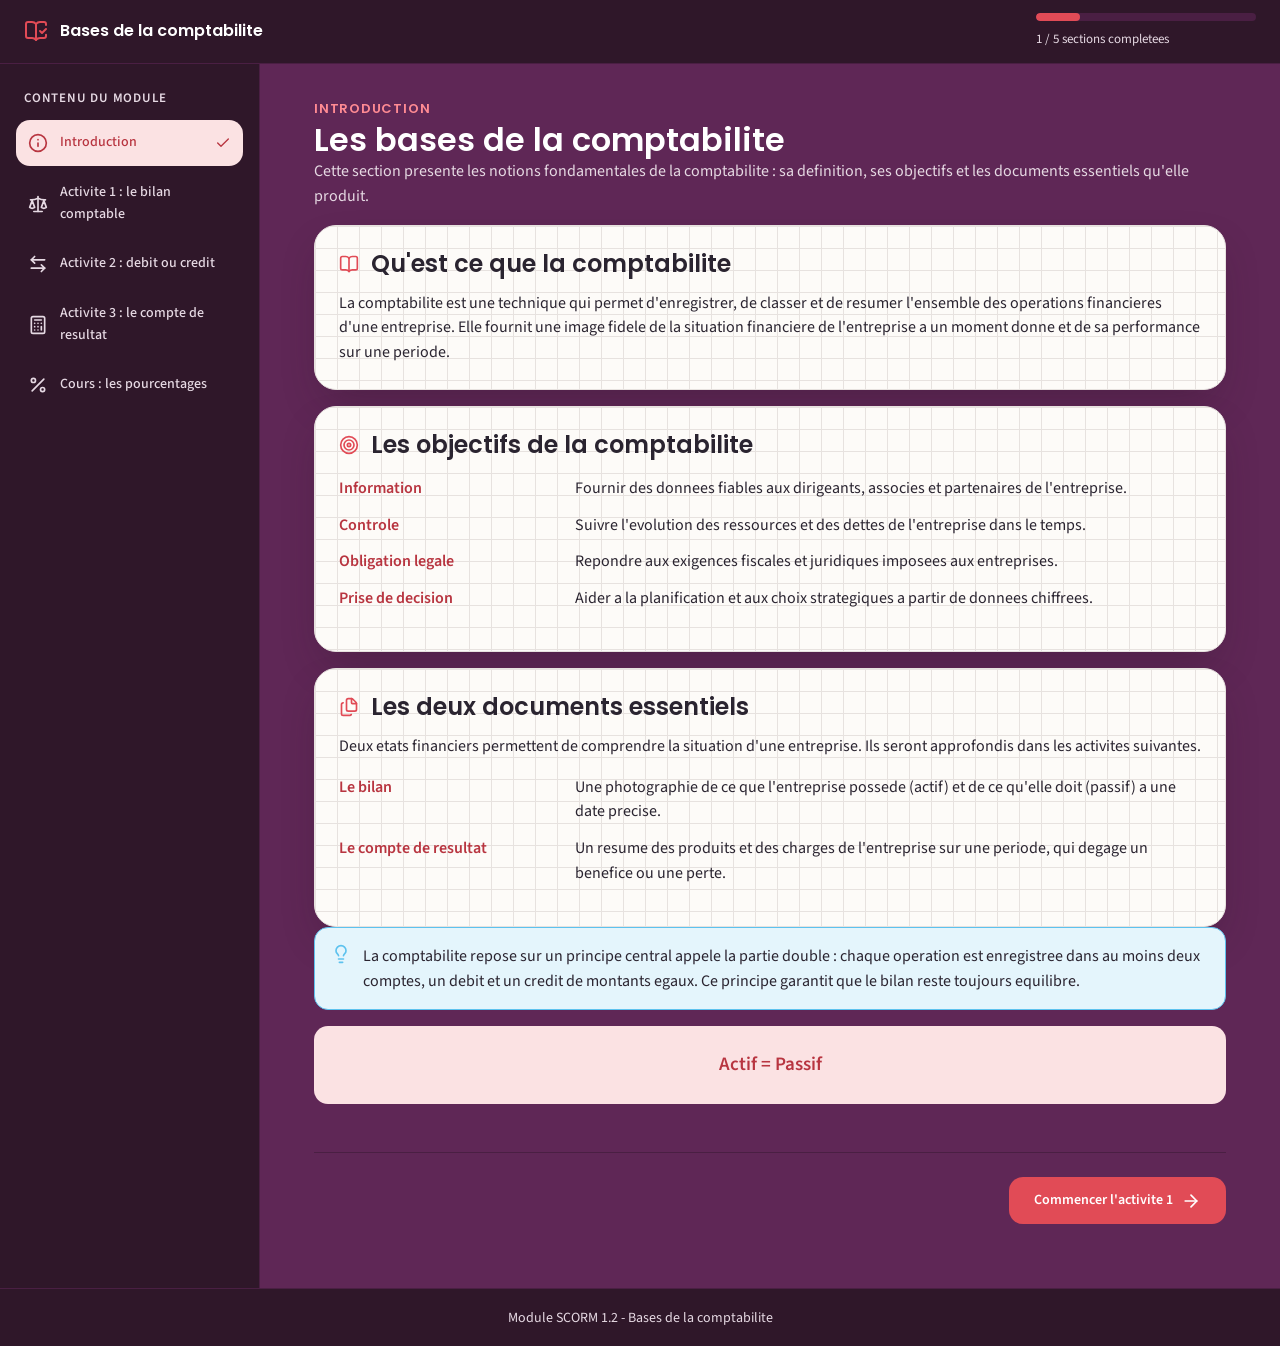
<file: Exemple/index.html>
<!DOCTYPE html>
<html lang="fr">
<head>
  <meta charset="UTF-8" />
  <meta name="viewport" content="width=device-width, initial-scale=1.0" />
  <title>Bases de la comptabilite</title>
  <link rel="stylesheet" href="css/main.css" />
</head>
<body>
  <div class="app">
    <header class="topbar">
      <div class="topbar__brand">
        <i data-lucide="book-open-check" class="icon"></i>
        <span id="module-title">Bases de la comptabilite</span>
      </div>
      <div style="min-width: 220px;">
        <div class="progress-track">
          <div class="progress-track__bar" id="progress-bar"></div>
        </div>
        <div class="progress-summary" id="progress-label">0 / 0 sections completees</div>
      </div>
    </header>

    <div class="app-body">
      <nav class="sidebar" aria-label="Navigation du module">
        <div class="nav-section">
          <div class="nav-section__title">Contenu du module</div>
          <div id="sidebar-nav"></div>
        </div>
      </nav>

      <main class="main">
        <div class="main__inner" id="main-content">
          <p class="text-muted">Chargement du contenu...</p>
        </div>
      </main>
    </div>

    <footer class="footer">
      <span class="text-muted text-sm">Module SCORM 1.2 - Bases de la comptabilite</span>
    </footer>
  </div>

  <script src="js/vendor/lucide.min.js"></script>
  <script src="js/icons.js"></script>
  <script src="js/scorm-api.js"></script>
  <script src="js/navigation.js"></script>
  <script src="js/quiz.js"></script>
  <script src="js/app.js"></script>
</body>
</html>
</file>
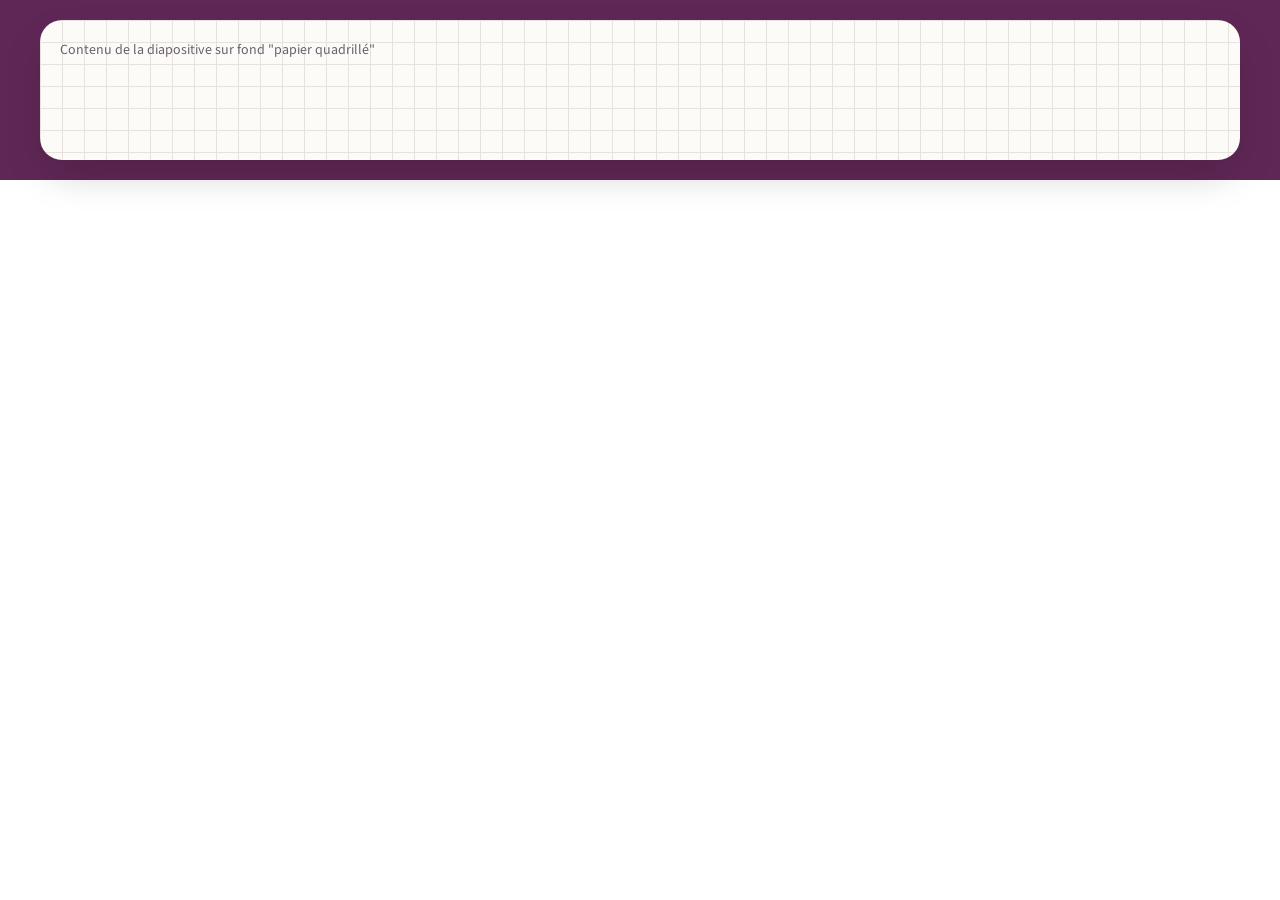
<file: Exemple/Design System CSS ADRAR/guidelines/card-texture.html>
<!-- @dsCard group="Brand" viewport="700x260" subtitle="Carte de contenu sur fond prune, motif papier quadrillé" name="Carte de contenu" -->
<html><head><link rel="stylesheet" href="../styles.css"></head>
<body style="margin:0;">
<div style="background:var(--surface-app);padding:40px;height:180px;box-sizing:border-box;display:flex;align-items:center;">
  <div style="background:var(--surface-card);background-image:var(--pattern-graph-paper);background-size:var(--pattern-graph-paper-size);border-radius:var(--radius-lg);box-shadow:var(--shadow-card);flex:1;height:140px;padding:20px;box-sizing:border-box;font-family:var(--font-body);color:var(--text-on-light-soft);font:var(--text-body-sm);">
    Contenu de la diapositive sur fond "papier quadrillé"
  </div>
</div>
</body></html>
</file>
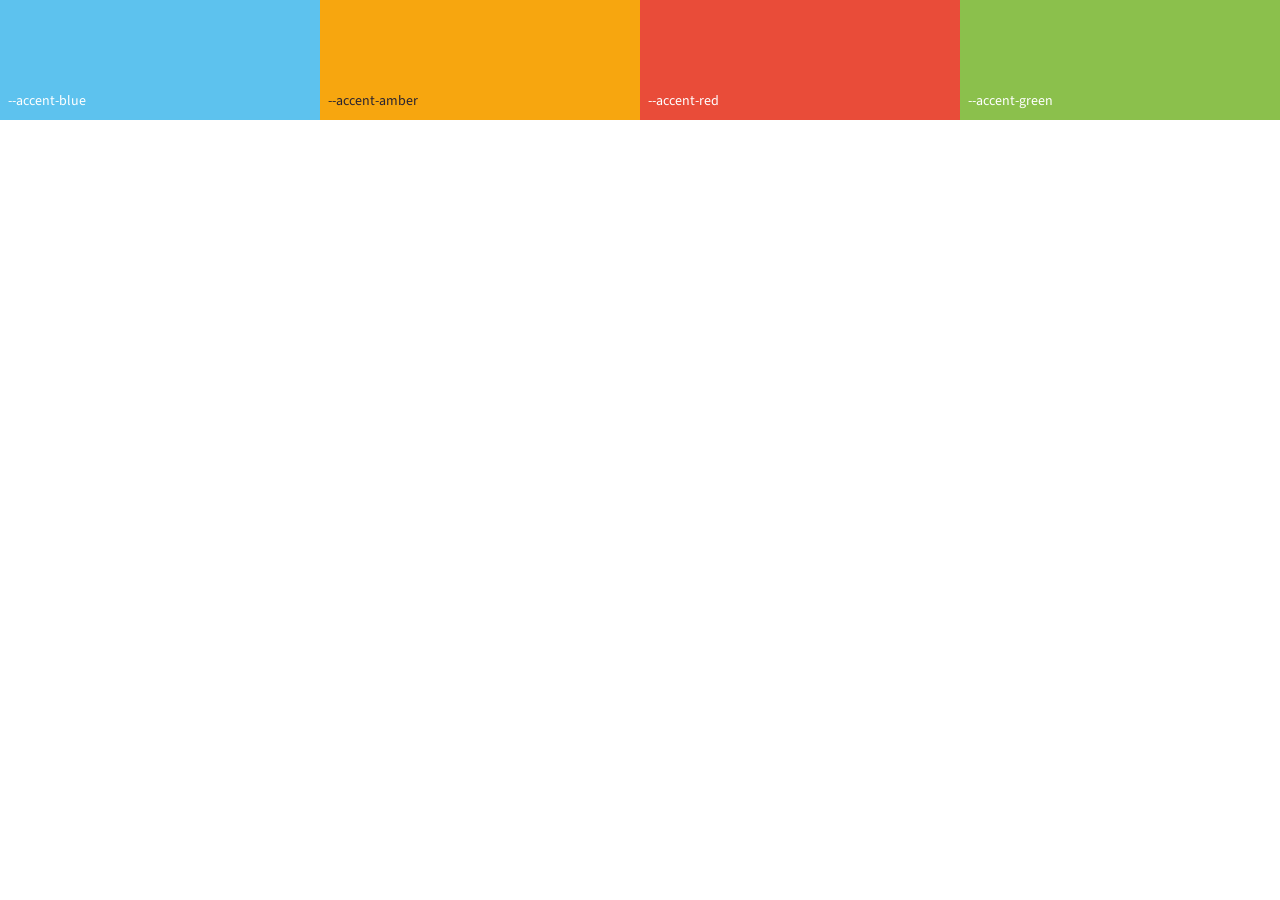
<file: Exemple/Design System CSS ADRAR/guidelines/colors-accents.html>
<!-- @dsCard group="Colors" viewport="700x120" subtitle="Quadrants du logo ADRAR — à utiliser en accents ponctuels" name="Accents du logo" -->
<html><head><link rel="stylesheet" href="../styles.css"></head>
<body style="margin:0;font-family:var(--font-body);">
<div style="display:flex;height:120px;">
  <div style="flex:1;background:var(--accent-blue);display:flex;align-items:flex-end;padding:8px;color:var(--text-on-dark);font:var(--text-body-sm);">--accent-blue</div>
  <div style="flex:1;background:var(--accent-amber);display:flex;align-items:flex-end;padding:8px;color:var(--text-on-light);font:var(--text-body-sm);">--accent-amber</div>
  <div style="flex:1;background:var(--accent-red);display:flex;align-items:flex-end;padding:8px;color:var(--text-on-dark);font:var(--text-body-sm);">--accent-red</div>
  <div style="flex:1;background:var(--accent-green);display:flex;align-items:flex-end;padding:8px;color:var(--text-on-dark);font:var(--text-body-sm);">--accent-green</div>
</div>
</body></html>
</file>
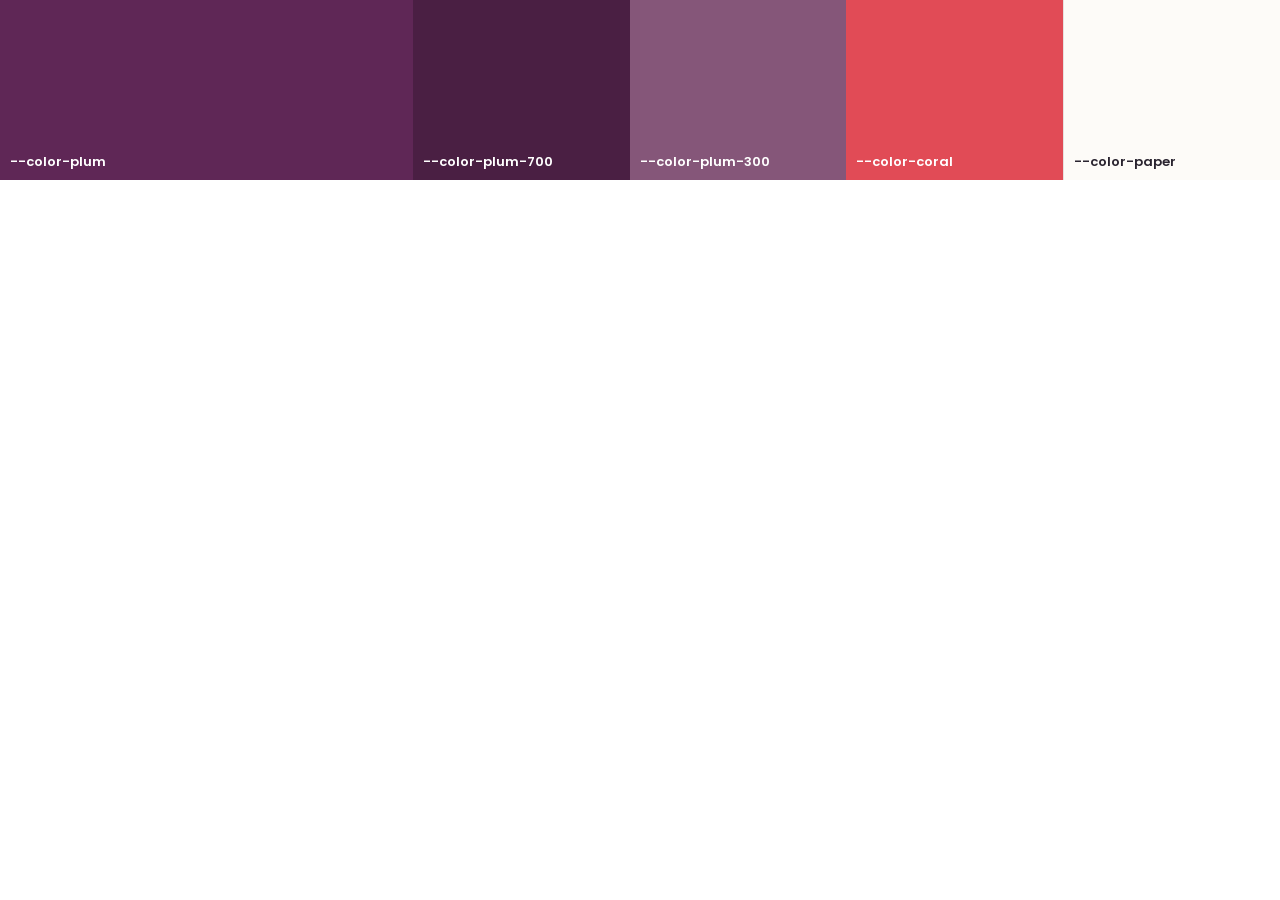
<file: Exemple/Design System CSS ADRAR/guidelines/colors-primary.html>
<!-- @dsCard group="Colors" viewport="700x180" subtitle="Fond prune + accents du logo" name="Palette principale" -->
<html><head><link rel="stylesheet" href="../styles.css"></head>
<body style="margin:0;font-family:var(--font-body);background:var(--color-white);">
<div style="display:flex;height:180px;">
  <div style="flex:2;background:var(--surface-app);display:flex;flex-direction:column;justify-content:flex-end;padding:10px;color:var(--text-on-dark);font:var(--text-label);">--color-plum</div>
  <div style="flex:1;background:var(--color-plum-700);display:flex;align-items:flex-end;padding:10px;color:var(--text-on-dark);font:var(--text-label);">--color-plum-700</div>
  <div style="flex:1;background:var(--color-plum-300);display:flex;align-items:flex-end;padding:10px;color:var(--text-on-dark);font:var(--text-label);">--color-plum-300</div>
  <div style="flex:1;background:var(--color-coral);display:flex;align-items:flex-end;padding:10px;color:var(--text-on-dark);font:var(--text-label);">--color-coral</div>
  <div style="flex:1;background:var(--color-paper);border-left:1px solid var(--surface-card-line);display:flex;align-items:flex-end;padding:10px;color:var(--text-on-light);font:var(--text-label);">--color-paper</div>
</div>
</body></html>
</file>
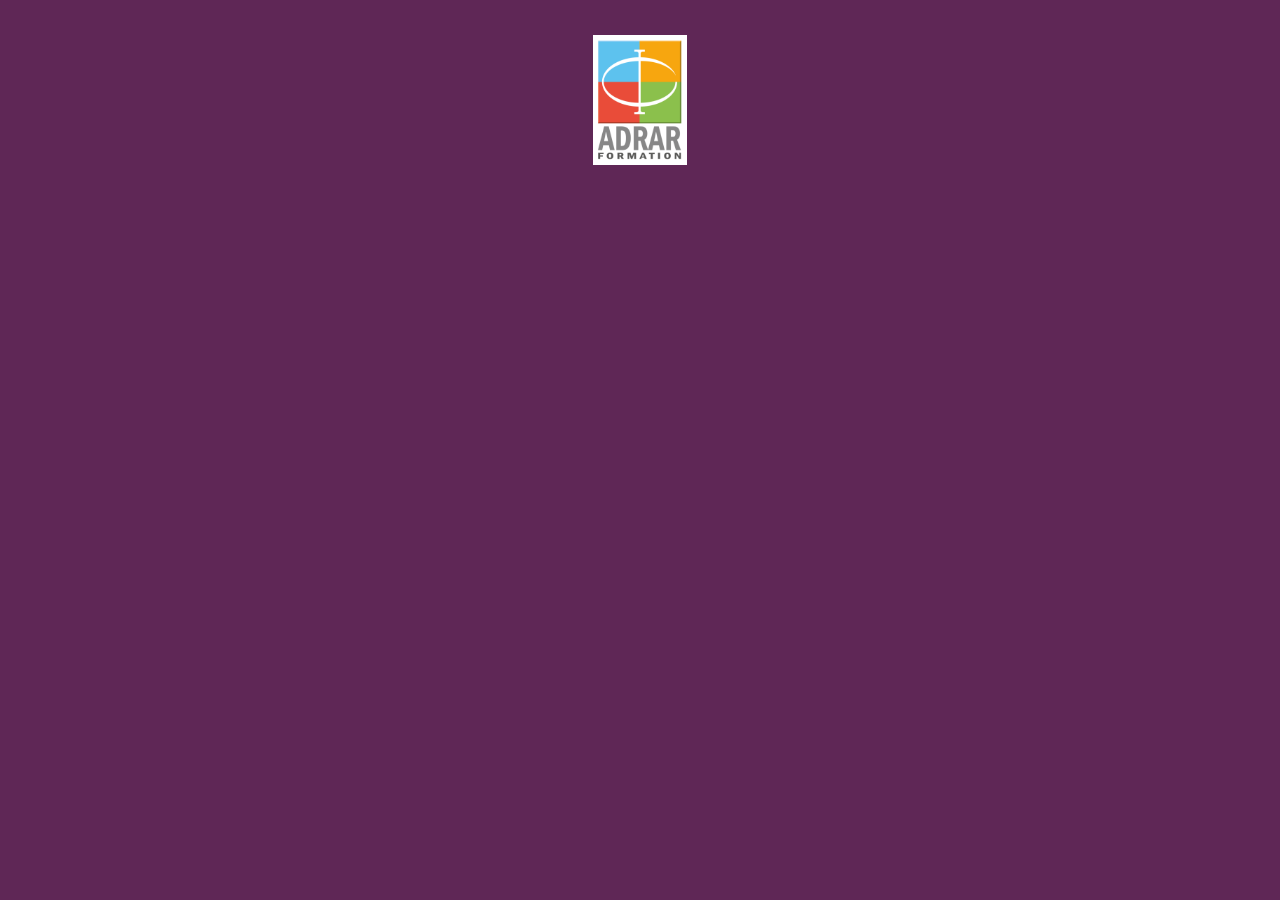
<file: Exemple/Design System CSS ADRAR/guidelines/logo.html>
<!-- @dsCard group="Brand" viewport="700x200" subtitle="Logo partenaire — ne pas modifier ses couleurs" name="Logo ADRAR Formation" -->
<html><head><link rel="stylesheet" href="../styles.css"></head>
<body style="margin:0;background:var(--surface-app);height:200px;display:flex;align-items:center;justify-content:center;">
  <img src="../assets/adrar-formation-logo.png" style="height:130px;" alt="ADRAR Formation">
</body></html>
</file>
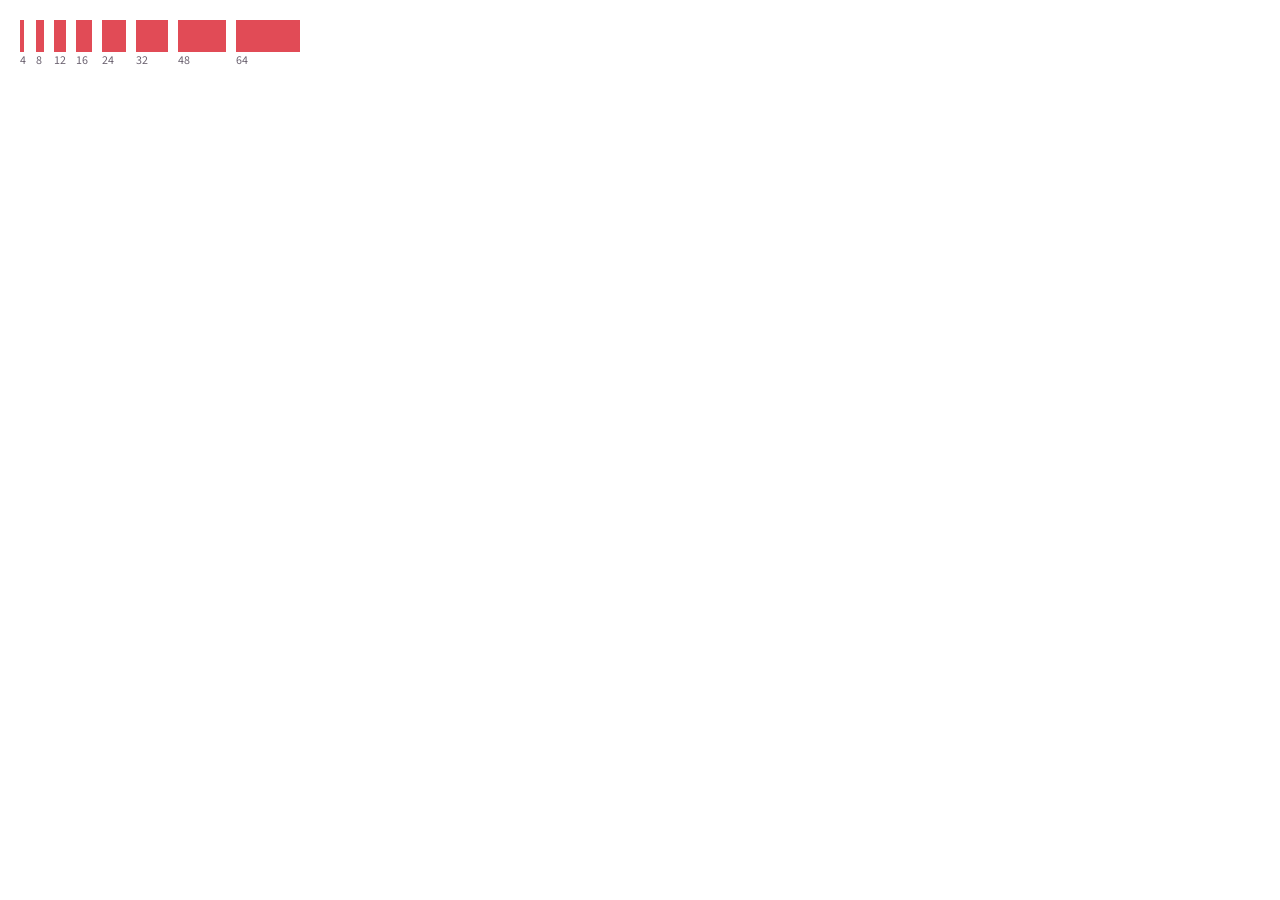
<file: Exemple/Design System CSS ADRAR/guidelines/spacing-scale.html>
<!-- @dsCard group="Spacing" viewport="700x160" subtitle="Échelle 4 / 8 / 12 / 16 / 24 / 32 / 48 / 64 px" name="Échelle d'espacement" -->
<html><head><link rel="stylesheet" href="../styles.css"></head>
<body style="margin:0;padding:20px;background:var(--color-white);font-family:var(--font-body);font-size:12px;color:var(--text-on-light-soft);">
  <div style="display:flex;align-items:flex-end;gap:10px;">
    <div><div style="width:var(--space-1);height:32px;background:var(--color-coral);"></div>4</div>
    <div><div style="width:var(--space-2);height:32px;background:var(--color-coral);"></div>8</div>
    <div><div style="width:var(--space-3);height:32px;background:var(--color-coral);"></div>12</div>
    <div><div style="width:var(--space-4);height:32px;background:var(--color-coral);"></div>16</div>
    <div><div style="width:var(--space-5);height:32px;background:var(--color-coral);"></div>24</div>
    <div><div style="width:var(--space-6);height:32px;background:var(--color-coral);"></div>32</div>
    <div><div style="width:var(--space-7);height:32px;background:var(--color-coral);"></div>48</div>
    <div><div style="width:var(--space-8);height:32px;background:var(--color-coral);"></div>64</div>
  </div>
</body></html>
</file>
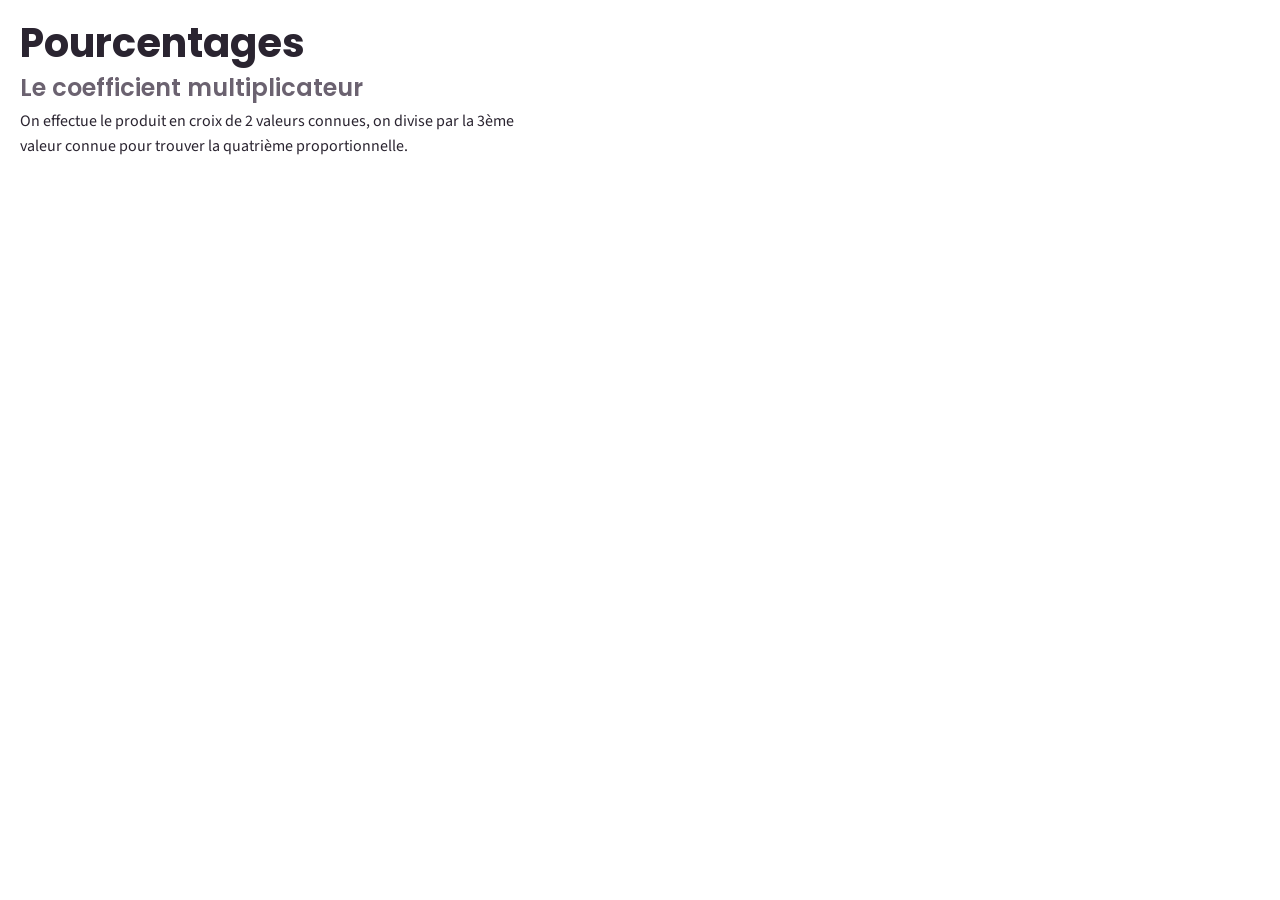
<file: Exemple/Design System CSS ADRAR/guidelines/typography-scale.html>
<!-- @dsCard group="Type" viewport="700x220" subtitle="Poppins (titres) + Source Sans 3 (corps) — substitution Google Fonts" name="Échelle typographique" -->
<html><head><link rel="stylesheet" href="../styles.css"></head>
<body style="margin:0;padding:20px;background:var(--color-white);color:var(--text-on-light);">
  <div style="font:var(--text-display);margin-bottom:6px;">Pourcentages</div>
  <div style="font:var(--text-h2);margin-bottom:6px;color:var(--text-on-light-soft);">Le coefficient multiplicateur</div>
  <div style="font:var(--text-body);max-width:520px;">On effectue le produit en croix de 2 valeurs connues, on divise par la 3ème valeur connue pour trouver la quatrième proportionnelle.</div>
</body></html>
</file>
<file: Exemple/css/main.css>
/* Point d'entree unique de tous les styles du module. */

/* Jetons de design */
@import url("tokens/colors.css");
@import url("tokens/spacing.css");
@import url("tokens/motion.css");
@import url("tokens/patterns.css");

/* Base */
@import url("base/reset.css");
@import url("base/base.css");

/* Typographie */
@import url("typography/typography.css");

/* Mise en page */
@import url("layout/layout.css");

/* Composants */
@import url("components/navigation.css");
@import url("components/buttons.css");
@import url("components/cards.css");
@import url("components/progress.css");
@import url("components/quiz.css");
</file>
<file: Exemple/Design System CSS ADRAR/styles.css>
@import url('tokens/colors.css');
@import url('tokens/typography.css');
@import url('tokens/spacing.css');
@import url('tokens/patterns.css');
</file>
